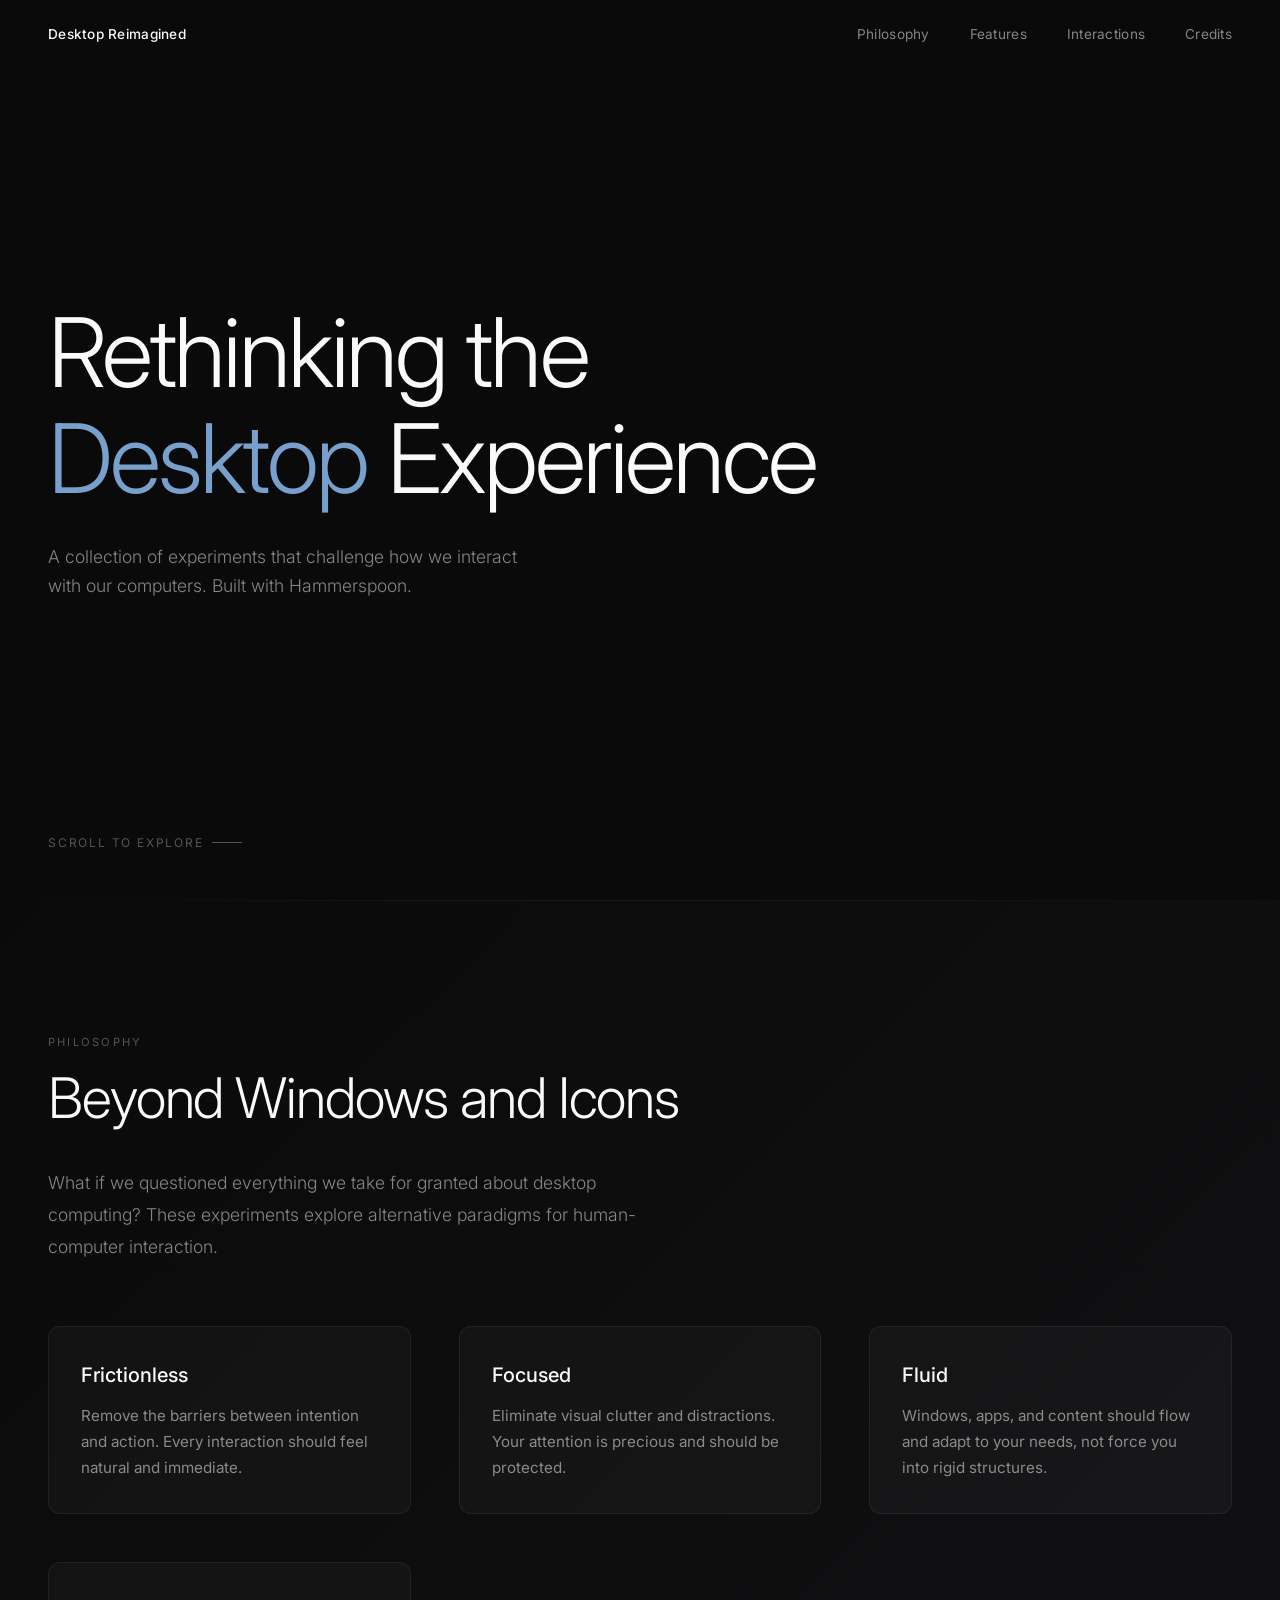
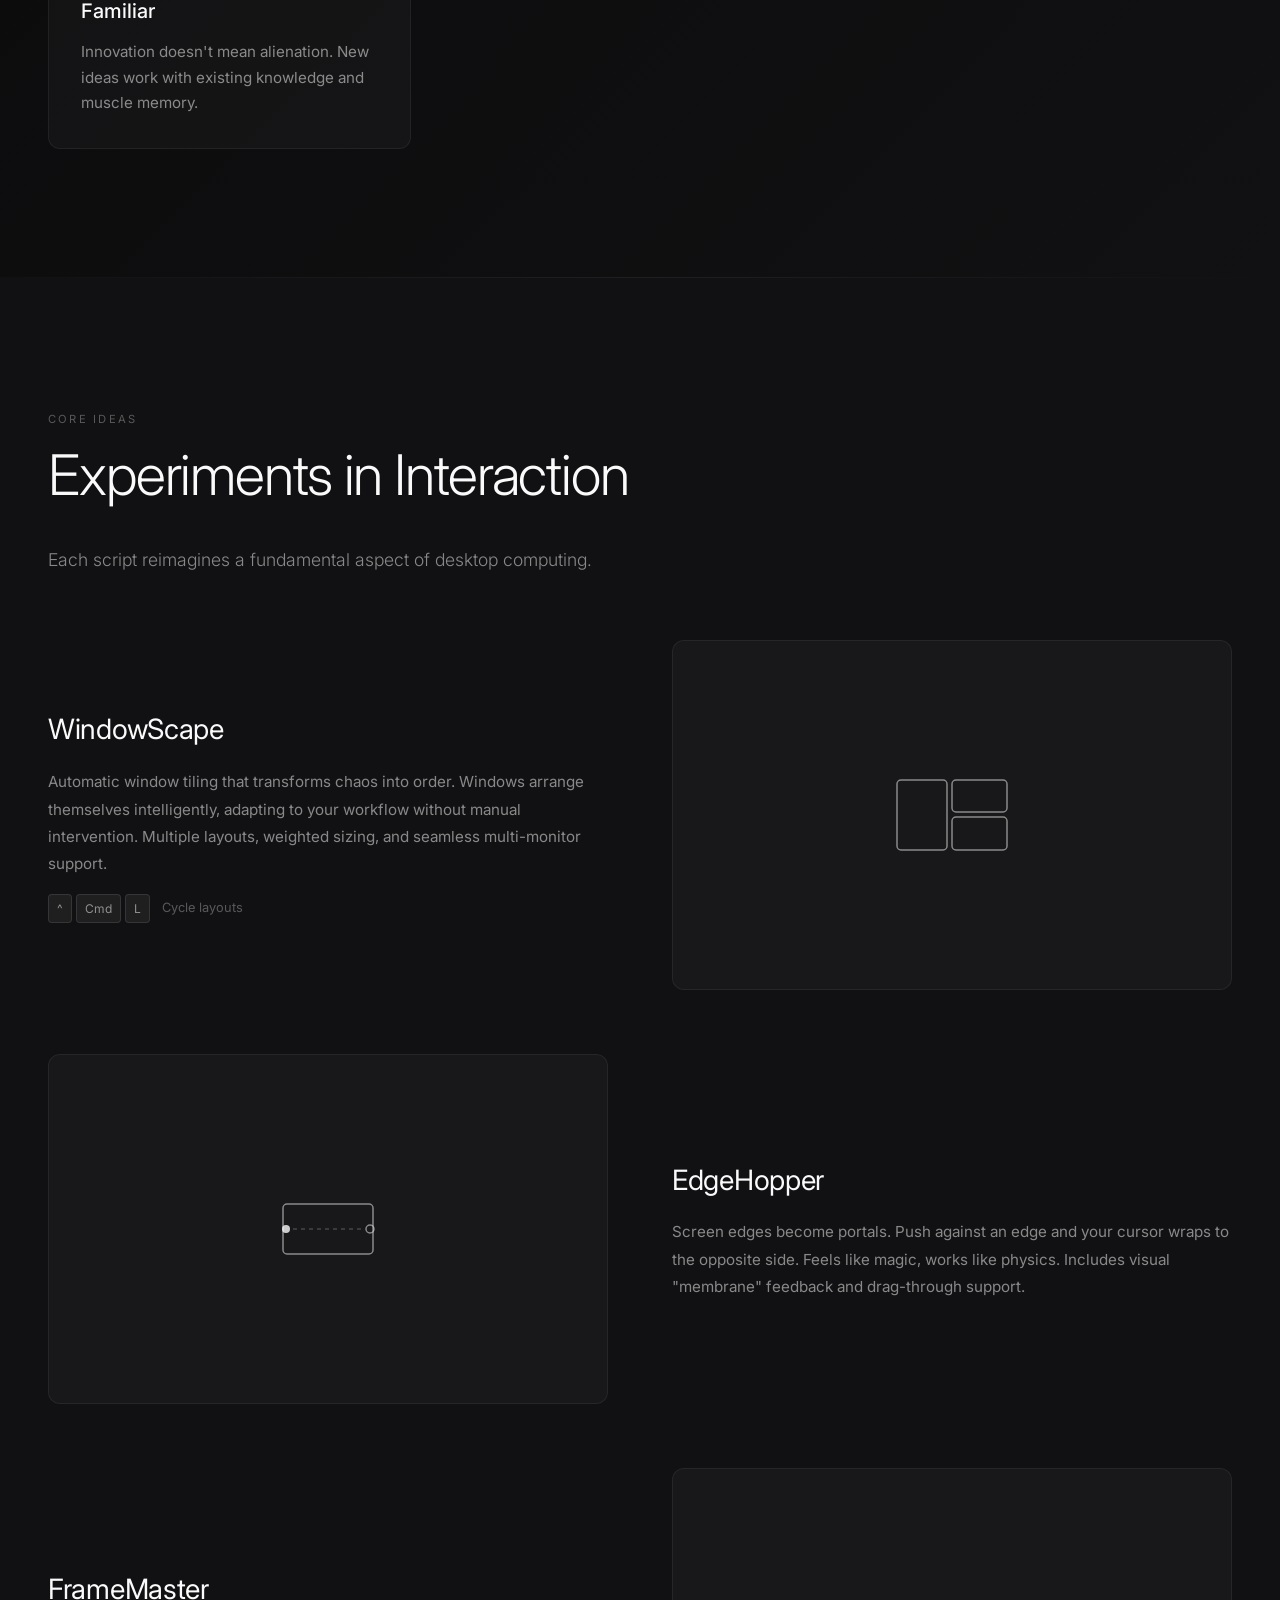
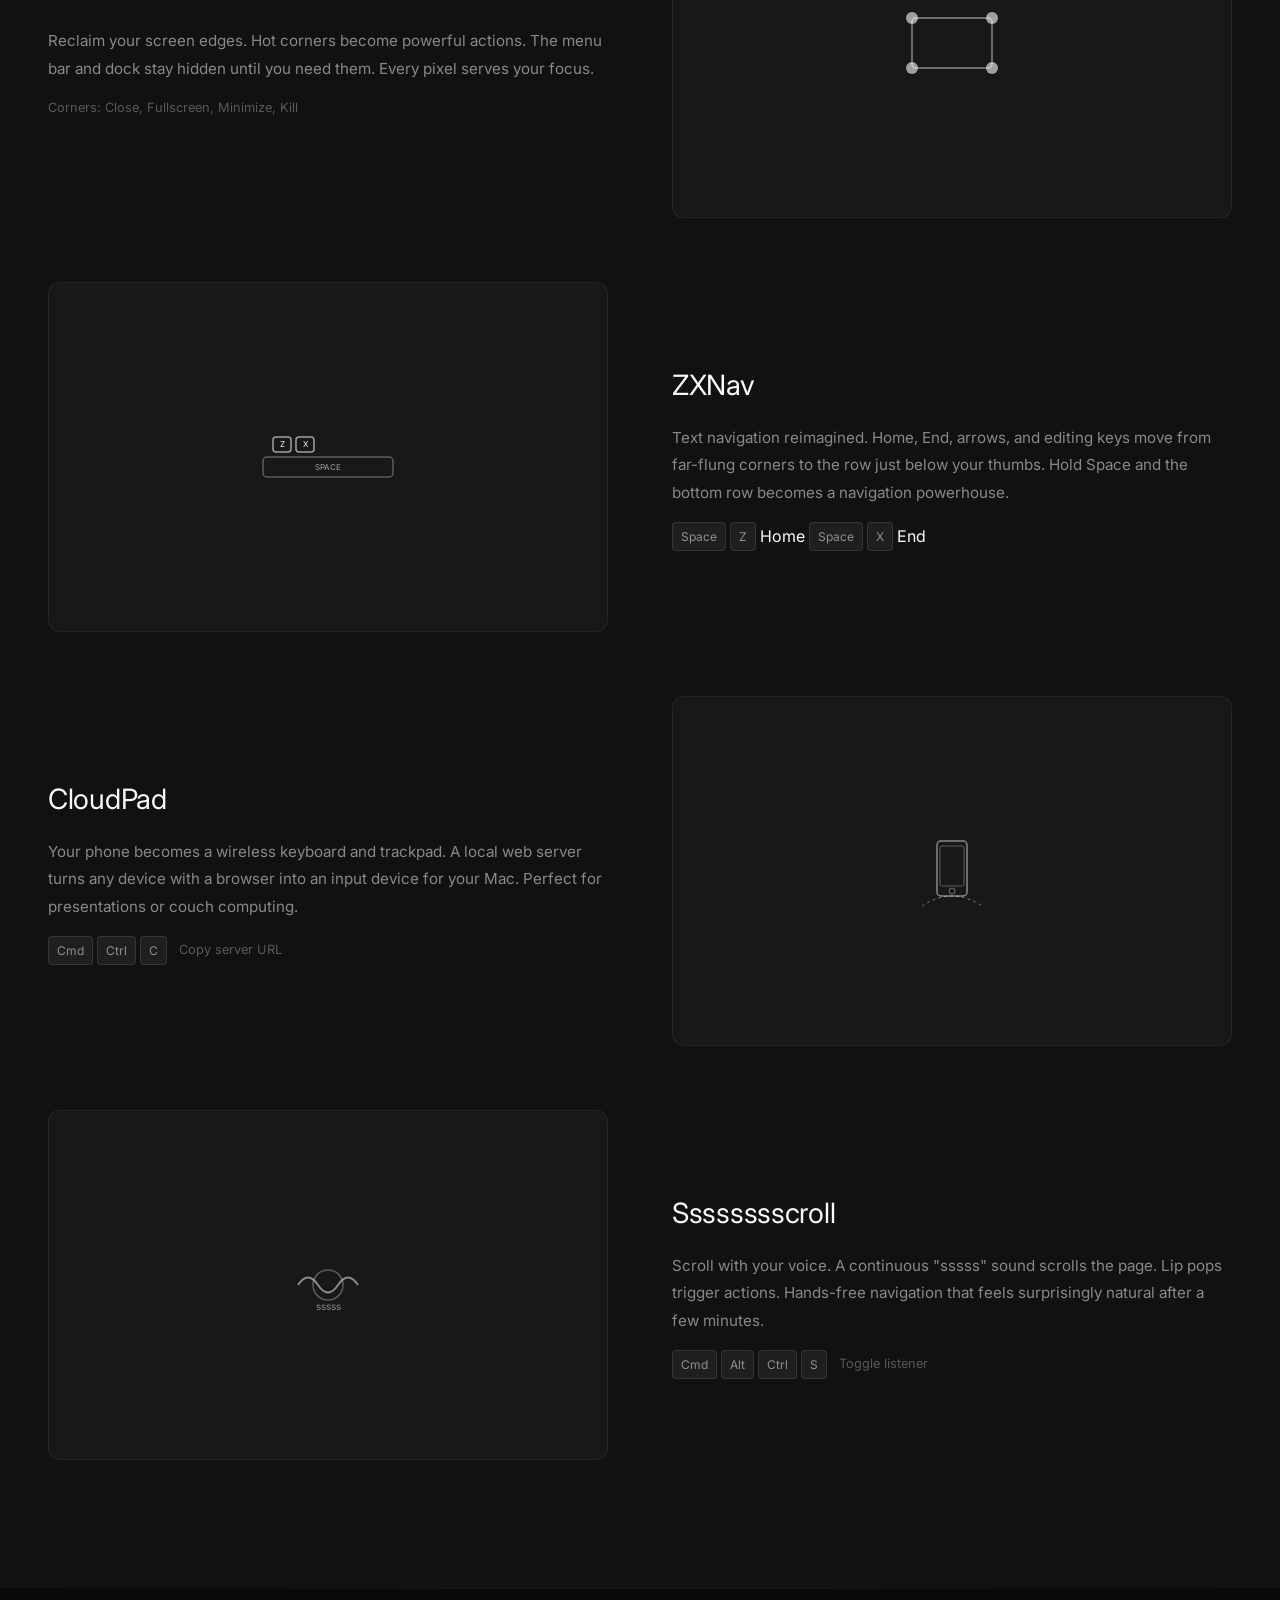
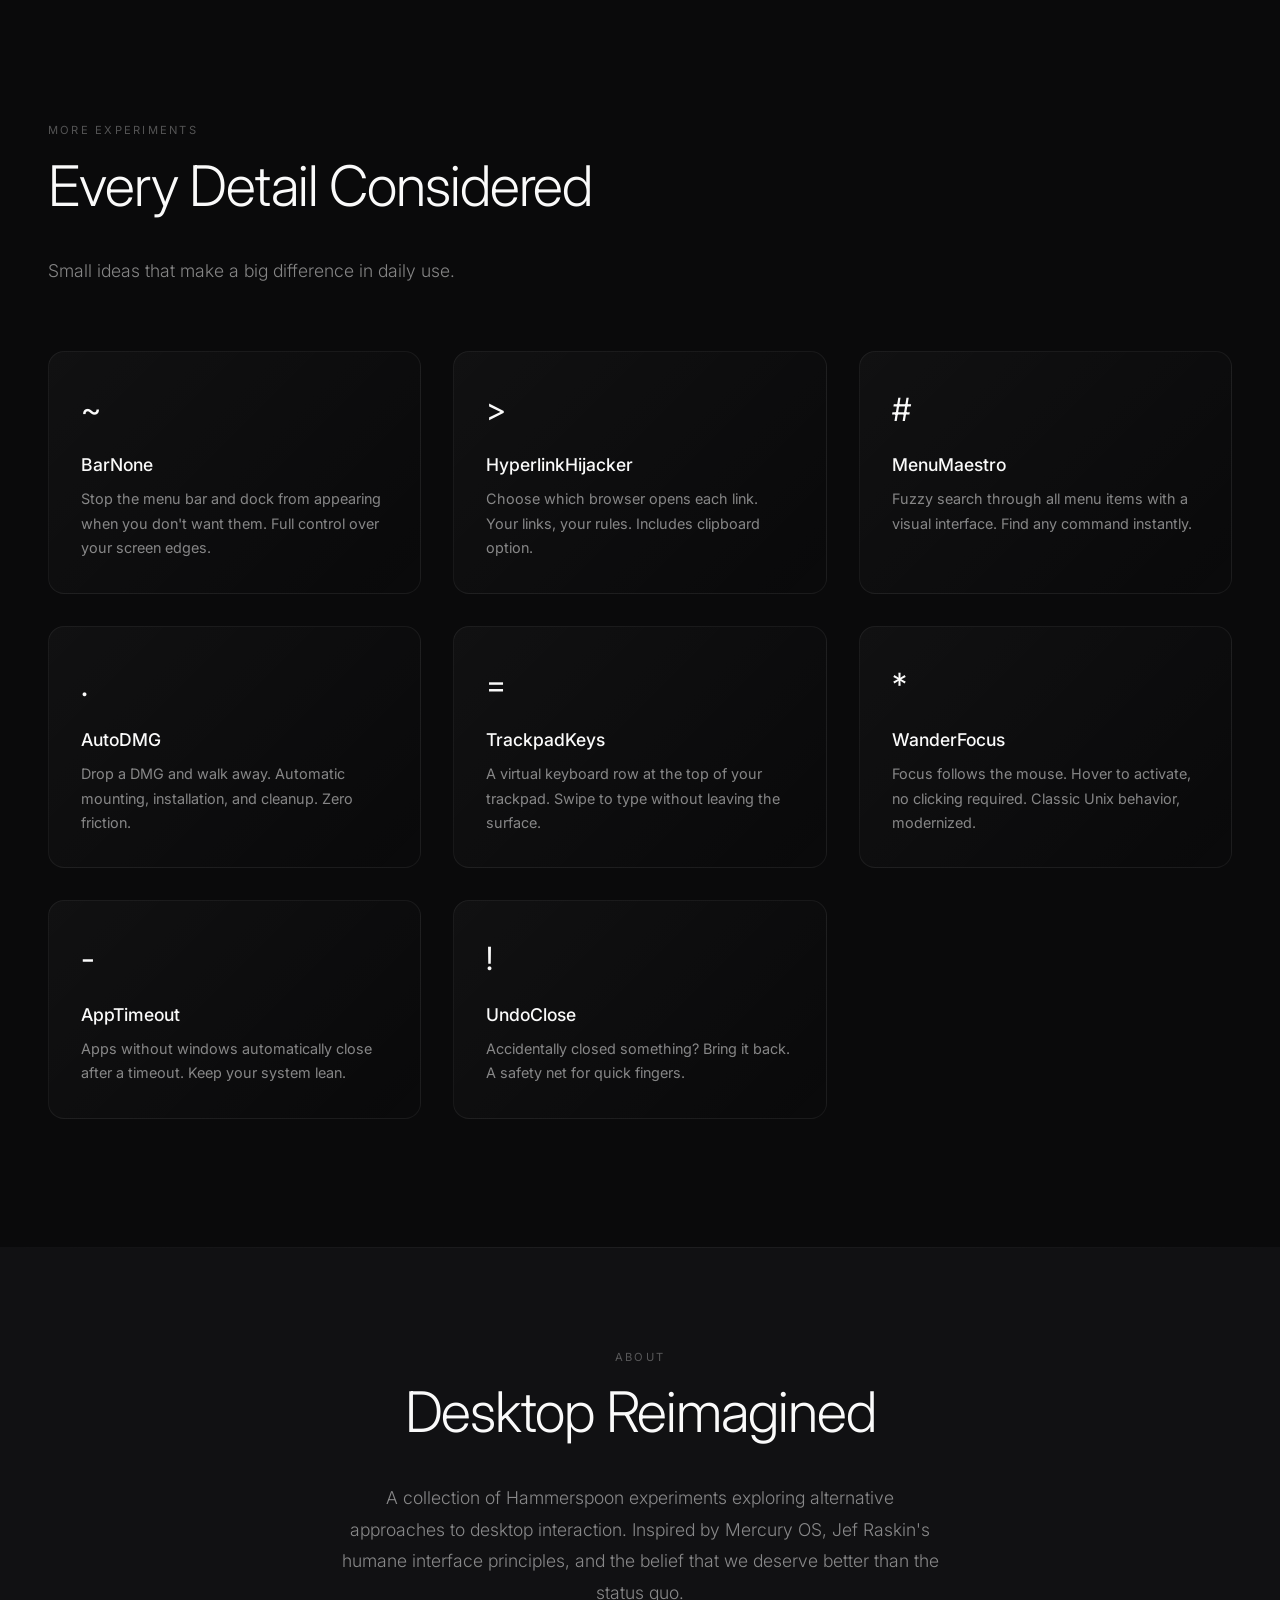
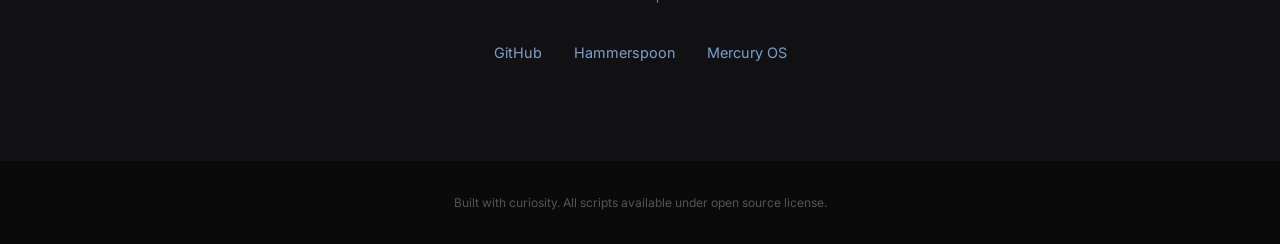
<file: index.html>
<!DOCTYPE html>
<html lang="en">
<head>
    <meta charset="UTF-8">
    <meta name="viewport" content="width=device-width, initial-scale=1.0">
    <title>Desktop Reimagined</title>
    <link rel="preconnect" href="https://fonts.googleapis.com">
    <link rel="preconnect" href="https://fonts.gstatic.com" crossorigin>
    <link href="https://fonts.googleapis.com/css2?family=Inter:wght@300;400;500;600&display=swap" rel="stylesheet">
    <style>
        :root {
            --bg: #0a0a0b;
            --bg-soft: #111113;
            --fog: rgba(255, 255, 255, 0.03);
            --fog-strong: rgba(255, 255, 255, 0.06);
            --text: #fafafa;
            --text-muted: rgba(255, 255, 255, 0.5);
            --text-subtle: rgba(255, 255, 255, 0.3);
            --accent: rgba(147, 197, 253, 0.8);
            --accent-glow: rgba(147, 197, 253, 0.15);
        }

        * {
            margin: 0;
            padding: 0;
            box-sizing: border-box;
        }

        html {
            scroll-behavior: smooth;
        }

        body {
            font-family: 'Inter', -apple-system, BlinkMacSystemFont, sans-serif;
            background: var(--bg);
            color: var(--text);
            line-height: 1.6;
            overflow-x: hidden;
        }

        /* Navigation */
        nav {
            position: fixed;
            top: 0;
            left: 0;
            right: 0;
            z-index: 100;
            padding: 1.5rem 3rem;
            display: flex;
            justify-content: space-between;
            align-items: center;
            background: linear-gradient(to bottom, var(--bg) 0%, transparent 100%);
        }

        nav a {
            color: var(--text-muted);
            text-decoration: none;
            font-size: 0.85rem;
            font-weight: 400;
            transition: color 0.3s;
            letter-spacing: 0.02em;
        }

        nav a:hover {
            color: var(--text);
        }

        .nav-links {
            display: flex;
            gap: 2.5rem;
        }

        /* Hero */
        .hero {
            min-height: 100vh;
            display: flex;
            flex-direction: column;
            justify-content: center;
            padding: 0 3rem;
            position: relative;
        }

        .hero::before {
            content: '';
            position: absolute;
            top: 0;
            left: 0;
            right: 0;
            bottom: 0;
            background: radial-gradient(ellipse at 30% 20%, var(--accent-glow) 0%, transparent 50%);
            pointer-events: none;
        }

        .hero h1 {
            font-size: clamp(3rem, 8vw, 6rem);
            font-weight: 300;
            letter-spacing: -0.03em;
            line-height: 1.1;
            max-width: 800px;
        }

        .hero h1 span {
            color: var(--accent);
        }

        .hero p {
            margin-top: 2rem;
            font-size: 1.1rem;
            color: var(--text-muted);
            max-width: 500px;
            font-weight: 300;
        }

        .scroll-hint {
            position: absolute;
            bottom: 3rem;
            left: 3rem;
            font-size: 0.75rem;
            color: var(--text-subtle);
            letter-spacing: 0.15em;
            text-transform: uppercase;
            display: flex;
            align-items: center;
            gap: 0.5rem;
        }

        .scroll-hint::after {
            content: '';
            width: 30px;
            height: 1px;
            background: var(--text-subtle);
        }

        /* Sections */
        section {
            min-height: 100vh;
            padding: 8rem 3rem;
            position: relative;
        }

        section::before {
            content: '';
            position: absolute;
            top: 0;
            left: 0;
            right: 0;
            height: 1px;
            background: linear-gradient(to right, transparent, var(--fog-strong), transparent);
        }

        .section-label {
            font-size: 0.7rem;
            color: var(--text-subtle);
            letter-spacing: 0.2em;
            text-transform: uppercase;
            margin-bottom: 1rem;
        }

        .section-title {
            font-size: clamp(2rem, 5vw, 3.5rem);
            font-weight: 300;
            letter-spacing: -0.02em;
            margin-bottom: 1.5rem;
        }

        .section-desc {
            font-size: 1.1rem;
            color: var(--text-muted);
            max-width: 600px;
            font-weight: 300;
            line-height: 1.8;
        }

        /* Philosophy Section */
        #philosophy {
            background: linear-gradient(135deg, var(--bg) 0%, var(--bg-soft) 100%);
        }

        .philosophy-grid {
            display: grid;
            grid-template-columns: repeat(auto-fit, minmax(280px, 1fr));
            gap: 3rem;
            margin-top: 4rem;
        }

        .philosophy-item {
            padding: 2rem;
            background: var(--fog);
            border-radius: 12px;
            border: 1px solid var(--fog-strong);
            transition: background 0.3s, transform 0.3s;
        }

        .philosophy-item:hover {
            background: var(--fog-strong);
            transform: translateY(-4px);
        }

        .philosophy-item h3 {
            font-size: 1.25rem;
            font-weight: 500;
            margin-bottom: 0.75rem;
        }

        .philosophy-item p {
            font-size: 0.95rem;
            color: var(--text-muted);
            line-height: 1.7;
        }

        /* Features Section */
        #features {
            background: var(--bg-soft);
        }

        .features-list {
            margin-top: 4rem;
            display: flex;
            flex-direction: column;
            gap: 4rem;
        }

        .feature {
            display: grid;
            grid-template-columns: 1fr 1fr;
            gap: 4rem;
            align-items: center;
        }

        .feature:nth-child(even) {
            direction: rtl;
        }

        .feature:nth-child(even) > * {
            direction: ltr;
        }

        .feature-content h3 {
            font-size: 1.75rem;
            font-weight: 400;
            margin-bottom: 1rem;
            letter-spacing: -0.01em;
        }

        .feature-content p {
            color: var(--text-muted);
            line-height: 1.8;
            font-size: 0.95rem;
        }

        .feature-visual {
            aspect-ratio: 16/10;
            background: var(--fog);
            border-radius: 12px;
            border: 1px solid var(--fog-strong);
            display: flex;
            align-items: center;
            justify-content: center;
            font-size: 3rem;
            position: relative;
            overflow: hidden;
        }

        .feature-visual::before {
            content: '';
            position: absolute;
            inset: 0;
            background: radial-gradient(circle at 50% 50%, var(--accent-glow) 0%, transparent 70%);
            opacity: 0;
            transition: opacity 0.5s;
        }

        .feature:hover .feature-visual::before {
            opacity: 1;
        }

        .shortcut {
            display: inline-flex;
            align-items: center;
            gap: 0.25rem;
            margin-top: 1rem;
        }

        .shortcut kbd {
            background: var(--fog-strong);
            padding: 0.25rem 0.5rem;
            border-radius: 4px;
            font-family: inherit;
            font-size: 0.75rem;
            color: var(--text-muted);
            border: 1px solid rgba(255,255,255,0.1);
        }

        /* Interactions Section */
        #interactions {
            background: var(--bg);
        }

        .interactions-grid {
            display: grid;
            grid-template-columns: repeat(auto-fit, minmax(300px, 1fr));
            gap: 2rem;
            margin-top: 4rem;
        }

        .interaction-card {
            padding: 2rem;
            background: linear-gradient(135deg, var(--fog) 0%, transparent 100%);
            border-radius: 16px;
            border: 1px solid var(--fog-strong);
            transition: all 0.3s;
        }

        .interaction-card:hover {
            border-color: rgba(147, 197, 253, 0.2);
            box-shadow: 0 20px 40px rgba(0,0,0,0.3);
        }

        .interaction-icon {
            font-size: 2rem;
            margin-bottom: 1rem;
        }

        .interaction-card h3 {
            font-size: 1.1rem;
            font-weight: 500;
            margin-bottom: 0.5rem;
        }

        .interaction-card p {
            font-size: 0.9rem;
            color: var(--text-muted);
            line-height: 1.7;
        }

        /* Credits */
        #credits {
            min-height: auto;
            padding: 6rem 3rem;
            background: var(--bg-soft);
            text-align: center;
        }

        #credits .section-desc {
            margin: 0 auto;
            text-align: center;
        }

        .links {
            display: flex;
            justify-content: center;
            gap: 2rem;
            margin-top: 2rem;
        }

        .links a {
            color: var(--accent);
            text-decoration: none;
            font-size: 0.9rem;
            transition: opacity 0.3s;
        }

        .links a:hover {
            opacity: 0.7;
        }

        footer {
            padding: 2rem 3rem;
            text-align: center;
            font-size: 0.75rem;
            color: var(--text-subtle);
            border-top: 1px solid var(--fog);
        }

        /* Responsive */
        @media (max-width: 768px) {
            nav {
                padding: 1rem 1.5rem;
            }

            .nav-links {
                display: none;
            }

            .hero, section {
                padding-left: 1.5rem;
                padding-right: 1.5rem;
            }

            .feature {
                grid-template-columns: 1fr;
                gap: 2rem;
            }

            .feature:nth-child(even) {
                direction: ltr;
            }
        }
    </style>
</head>
<body>
    <nav>
        <a href="#" style="font-weight: 500; color: var(--text);">Desktop Reimagined</a>
        <div class="nav-links">
            <a href="#philosophy">Philosophy</a>
            <a href="#features">Features</a>
            <a href="#interactions">Interactions</a>
            <a href="#credits">Credits</a>
        </div>
    </nav>

    <section class="hero">
        <h1>Rethinking the <span>Desktop</span> Experience</h1>
        <p>A collection of experiments that challenge how we interact with our computers. Built with Hammerspoon.</p>
        <div class="scroll-hint">Scroll to explore</div>
    </section>

    <section id="philosophy">
        <span class="section-label">Philosophy</span>
        <h2 class="section-title">Beyond Windows and Icons</h2>
        <p class="section-desc">What if we questioned everything we take for granted about desktop computing? These experiments explore alternative paradigms for human-computer interaction.</p>

        <div class="philosophy-grid">
            <div class="philosophy-item">
                <h3>Frictionless</h3>
                <p>Remove the barriers between intention and action. Every interaction should feel natural and immediate.</p>
            </div>
            <div class="philosophy-item">
                <h3>Focused</h3>
                <p>Eliminate visual clutter and distractions. Your attention is precious and should be protected.</p>
            </div>
            <div class="philosophy-item">
                <h3>Fluid</h3>
                <p>Windows, apps, and content should flow and adapt to your needs, not force you into rigid structures.</p>
            </div>
            <div class="philosophy-item">
                <h3>Familiar</h3>
                <p>Innovation doesn't mean alienation. New ideas work with existing knowledge and muscle memory.</p>
            </div>
        </div>
    </section>

    <section id="features">
        <span class="section-label">Core Ideas</span>
        <h2 class="section-title">Experiments in Interaction</h2>
        <p class="section-desc">Each script reimagines a fundamental aspect of desktop computing.</p>

        <div class="features-list">
            <div class="feature">
                <div class="feature-content">
                    <h3>WindowScape</h3>
                    <p>Automatic window tiling that transforms chaos into order. Windows arrange themselves intelligently, adapting to your workflow without manual intervention. Multiple layouts, weighted sizing, and seamless multi-monitor support.</p>
                    <div class="shortcut">
                        <kbd>^</kbd><kbd>Cmd</kbd><kbd>L</kbd> <span style="color: var(--text-subtle); font-size: 0.8rem; margin-left: 0.5rem;">Cycle layouts</span>
                    </div>
                </div>
                <div class="feature-visual">
                    <svg width="120" height="80" viewBox="0 0 120 80" fill="none">
                        <rect x="5" y="5" width="50" height="70" rx="4" stroke="currentColor" stroke-width="1.5" opacity="0.5"/>
                        <rect x="60" y="5" width="55" height="32" rx="4" stroke="currentColor" stroke-width="1.5" opacity="0.5"/>
                        <rect x="60" y="42" width="55" height="33" rx="4" stroke="currentColor" stroke-width="1.5" opacity="0.5"/>
                    </svg>
                </div>
            </div>

            <div class="feature">
                <div class="feature-content">
                    <h3>EdgeHopper</h3>
                    <p>Screen edges become portals. Push against an edge and your cursor wraps to the opposite side. Feels like magic, works like physics. Includes visual "membrane" feedback and drag-through support.</p>
                </div>
                <div class="feature-visual">
                    <svg width="100" height="60" viewBox="0 0 100 60" fill="none">
                        <rect x="5" y="5" width="90" height="50" rx="4" stroke="currentColor" stroke-width="1.5" opacity="0.5"/>
                        <circle cx="8" cy="30" r="4" fill="currentColor" opacity="0.8"/>
                        <path d="M15 30 L85 30" stroke="currentColor" stroke-width="1" stroke-dasharray="4 4" opacity="0.3"/>
                        <circle cx="92" cy="30" r="4" stroke="currentColor" stroke-width="1.5" opacity="0.5"/>
                    </svg>
                </div>
            </div>

            <div class="feature">
                <div class="feature-content">
                    <h3>FrameMaster</h3>
                    <p>Reclaim your screen edges. Hot corners become powerful actions. The menu bar and dock stay hidden until you need them. Every pixel serves your focus.</p>
                    <div class="shortcut">
                        <span style="color: var(--text-subtle); font-size: 0.8rem;">Corners: Close, Fullscreen, Minimize, Kill</span>
                    </div>
                </div>
                <div class="feature-visual">
                    <svg width="100" height="70" viewBox="0 0 100 70" fill="none">
                        <rect x="10" y="10" width="80" height="50" rx="4" stroke="currentColor" stroke-width="1.5" opacity="0.5"/>
                        <circle cx="10" cy="10" r="6" fill="currentColor" opacity="0.6"/>
                        <circle cx="90" cy="10" r="6" fill="currentColor" opacity="0.6"/>
                        <circle cx="10" cy="60" r="6" fill="currentColor" opacity="0.6"/>
                        <circle cx="90" cy="60" r="6" fill="currentColor" opacity="0.6"/>
                    </svg>
                </div>
            </div>

            <div class="feature">
                <div class="feature-content">
                    <h3>ZXNav</h3>
                    <p>Text navigation reimagined. Home, End, arrows, and editing keys move from far-flung corners to the row just below your thumbs. Hold Space and the bottom row becomes a navigation powerhouse.</p>
                    <div class="shortcut">
                        <kbd>Space</kbd><kbd>Z</kbd> Home
                        <kbd>Space</kbd><kbd>X</kbd> End
                    </div>
                </div>
                <div class="feature-visual">
                    <svg width="140" height="50" viewBox="0 0 140 50" fill="none">
                        <rect x="5" y="25" width="130" height="20" rx="4" stroke="currentColor" stroke-width="1.5" opacity="0.3"/>
                        <text x="70" y="38" text-anchor="middle" fill="currentColor" font-size="8" opacity="0.6">SPACE</text>
                        <rect x="15" y="5" width="18" height="15" rx="3" stroke="currentColor" stroke-width="1.5" opacity="0.6"/>
                        <text x="24" y="15" text-anchor="middle" fill="currentColor" font-size="8">Z</text>
                        <rect x="38" y="5" width="18" height="15" rx="3" stroke="currentColor" stroke-width="1.5" opacity="0.6"/>
                        <text x="47" y="15" text-anchor="middle" fill="currentColor" font-size="8">X</text>
                    </svg>
                </div>
            </div>

            <div class="feature">
                <div class="feature-content">
                    <h3>CloudPad</h3>
                    <p>Your phone becomes a wireless keyboard and trackpad. A local web server turns any device with a browser into an input device for your Mac. Perfect for presentations or couch computing.</p>
                    <div class="shortcut">
                        <kbd>Cmd</kbd><kbd>Ctrl</kbd><kbd>C</kbd> <span style="color: var(--text-subtle); font-size: 0.8rem; margin-left: 0.5rem;">Copy server URL</span>
                    </div>
                </div>
                <div class="feature-visual">
                    <svg width="80" height="80" viewBox="0 0 80 80" fill="none">
                        <rect x="25" y="10" width="30" height="55" rx="4" stroke="currentColor" stroke-width="1.5" opacity="0.5"/>
                        <rect x="28" y="15" width="24" height="40" rx="2" stroke="currentColor" stroke-width="1" opacity="0.3"/>
                        <circle cx="40" cy="60" r="3" stroke="currentColor" stroke-width="1" opacity="0.4"/>
                        <path d="M10 75 Q40 55 70 75" stroke="currentColor" stroke-width="1" stroke-dasharray="3 3" opacity="0.4"/>
                    </svg>
                </div>
            </div>

            <div class="feature">
                <div class="feature-content">
                    <h3>Sssssssscroll</h3>
                    <p>Scroll with your voice. A continuous "sssss" sound scrolls the page. Lip pops trigger actions. Hands-free navigation that feels surprisingly natural after a few minutes.</p>
                    <div class="shortcut">
                        <kbd>Cmd</kbd><kbd>Alt</kbd><kbd>Ctrl</kbd><kbd>S</kbd> <span style="color: var(--text-subtle); font-size: 0.8rem; margin-left: 0.5rem;">Toggle listener</span>
                    </div>
                </div>
                <div class="feature-visual">
                    <svg width="80" height="60" viewBox="0 0 80 60" fill="none">
                        <path d="M10 30 Q20 15 30 30 Q40 45 50 30 Q60 15 70 30" stroke="currentColor" stroke-width="2" opacity="0.5"/>
                        <circle cx="40" cy="30" r="15" stroke="currentColor" stroke-width="1.5" opacity="0.3"/>
                        <text x="40" y="55" text-anchor="middle" fill="currentColor" font-size="10" opacity="0.5">sssss</text>
                    </svg>
                </div>
            </div>
        </div>
    </section>

    <section id="interactions">
        <span class="section-label">More Experiments</span>
        <h2 class="section-title">Every Detail Considered</h2>
        <p class="section-desc">Small ideas that make a big difference in daily use.</p>

        <div class="interactions-grid">
            <div class="interaction-card">
                <div class="interaction-icon">~</div>
                <h3>BarNone</h3>
                <p>Stop the menu bar and dock from appearing when you don't want them. Full control over your screen edges.</p>
            </div>

            <div class="interaction-card">
                <div class="interaction-icon">></div>
                <h3>HyperlinkHijacker</h3>
                <p>Choose which browser opens each link. Your links, your rules. Includes clipboard option.</p>
            </div>

            <div class="interaction-card">
                <div class="interaction-icon">#</div>
                <h3>MenuMaestro</h3>
                <p>Fuzzy search through all menu items with a visual interface. Find any command instantly.</p>
            </div>

            <div class="interaction-card">
                <div class="interaction-icon">.</div>
                <h3>AutoDMG</h3>
                <p>Drop a DMG and walk away. Automatic mounting, installation, and cleanup. Zero friction.</p>
            </div>

            <div class="interaction-card">
                <div class="interaction-icon">=</div>
                <h3>TrackpadKeys</h3>
                <p>A virtual keyboard row at the top of your trackpad. Swipe to type without leaving the surface.</p>
            </div>

            <div class="interaction-card">
                <div class="interaction-icon">*</div>
                <h3>WanderFocus</h3>
                <p>Focus follows the mouse. Hover to activate, no clicking required. Classic Unix behavior, modernized.</p>
            </div>

            <div class="interaction-card">
                <div class="interaction-icon">-</div>
                <h3>AppTimeout</h3>
                <p>Apps without windows automatically close after a timeout. Keep your system lean.</p>
            </div>

            <div class="interaction-card">
                <div class="interaction-icon">!</div>
                <h3>UndoClose</h3>
                <p>Accidentally closed something? Bring it back. A safety net for quick fingers.</p>
            </div>
        </div>
    </section>

    <section id="credits">
        <span class="section-label">About</span>
        <h2 class="section-title">Desktop Reimagined</h2>
        <p class="section-desc">A collection of Hammerspoon experiments exploring alternative approaches to desktop interaction. Inspired by Mercury OS, Jef Raskin's humane interface principles, and the belief that we deserve better than the status quo.</p>

        <div class="links">
            <a href="https://github.com/sryo/Spoons">GitHub</a>
            <a href="https://www.hammerspoon.org/">Hammerspoon</a>
            <a href="https://www.mercuryos.com/">Mercury OS</a>
        </div>
    </section>

    <footer>
        Built with curiosity. All scripts available under open source license.
    </footer>

    <script>
        // Subtle parallax on scroll
        document.addEventListener('scroll', () => {
            const scrolled = window.pageYOffset;
            document.querySelector('.hero h1').style.transform = `translateY(${scrolled * 0.1}px)`;
        });

        // Smooth reveal on scroll
        const observer = new IntersectionObserver((entries) => {
            entries.forEach(entry => {
                if (entry.isIntersecting) {
                    entry.target.style.opacity = '1';
                    entry.target.style.transform = 'translateY(0)';
                }
            });
        }, { threshold: 0.1 });

        document.querySelectorAll('.feature, .philosophy-item, .interaction-card').forEach(el => {
            el.style.opacity = '0';
            el.style.transform = 'translateY(20px)';
            el.style.transition = 'opacity 0.6s ease, transform 0.6s ease';
            observer.observe(el);
        });
    </script>
</body>
</html>
</file>
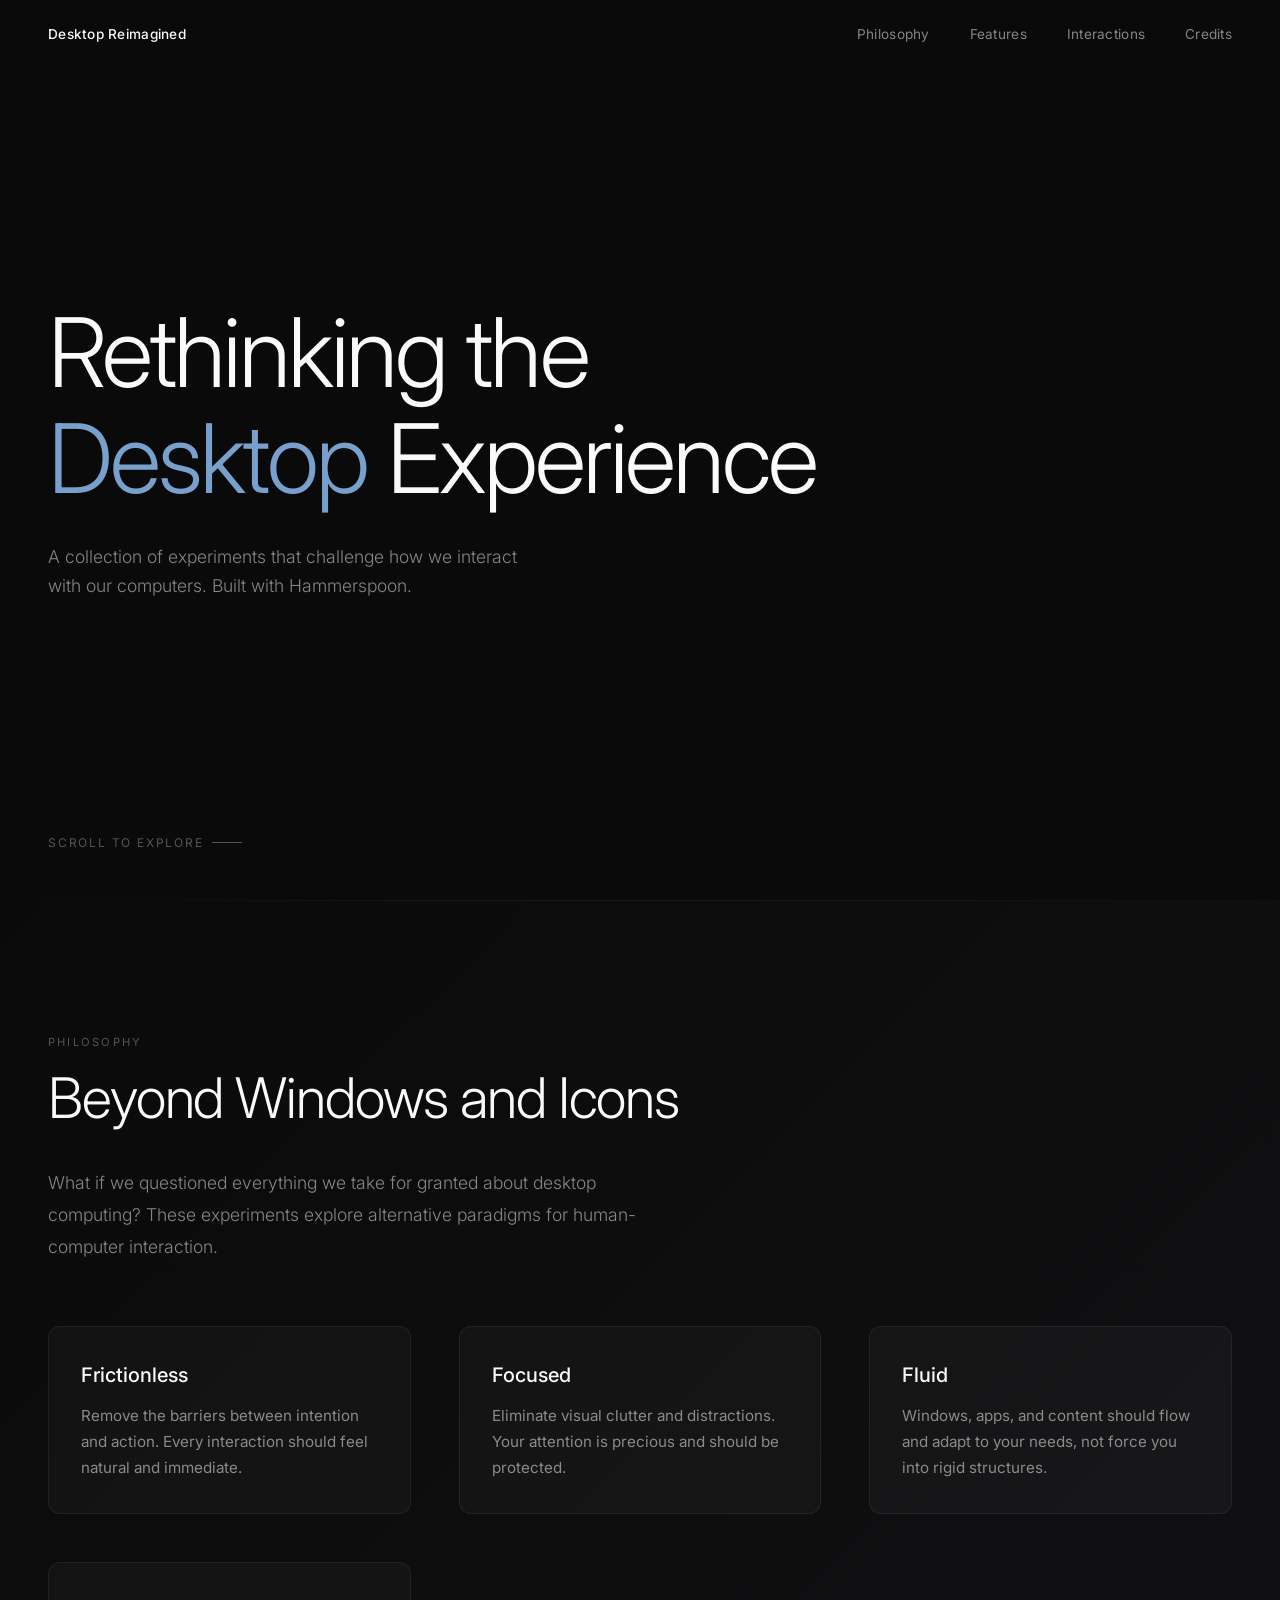
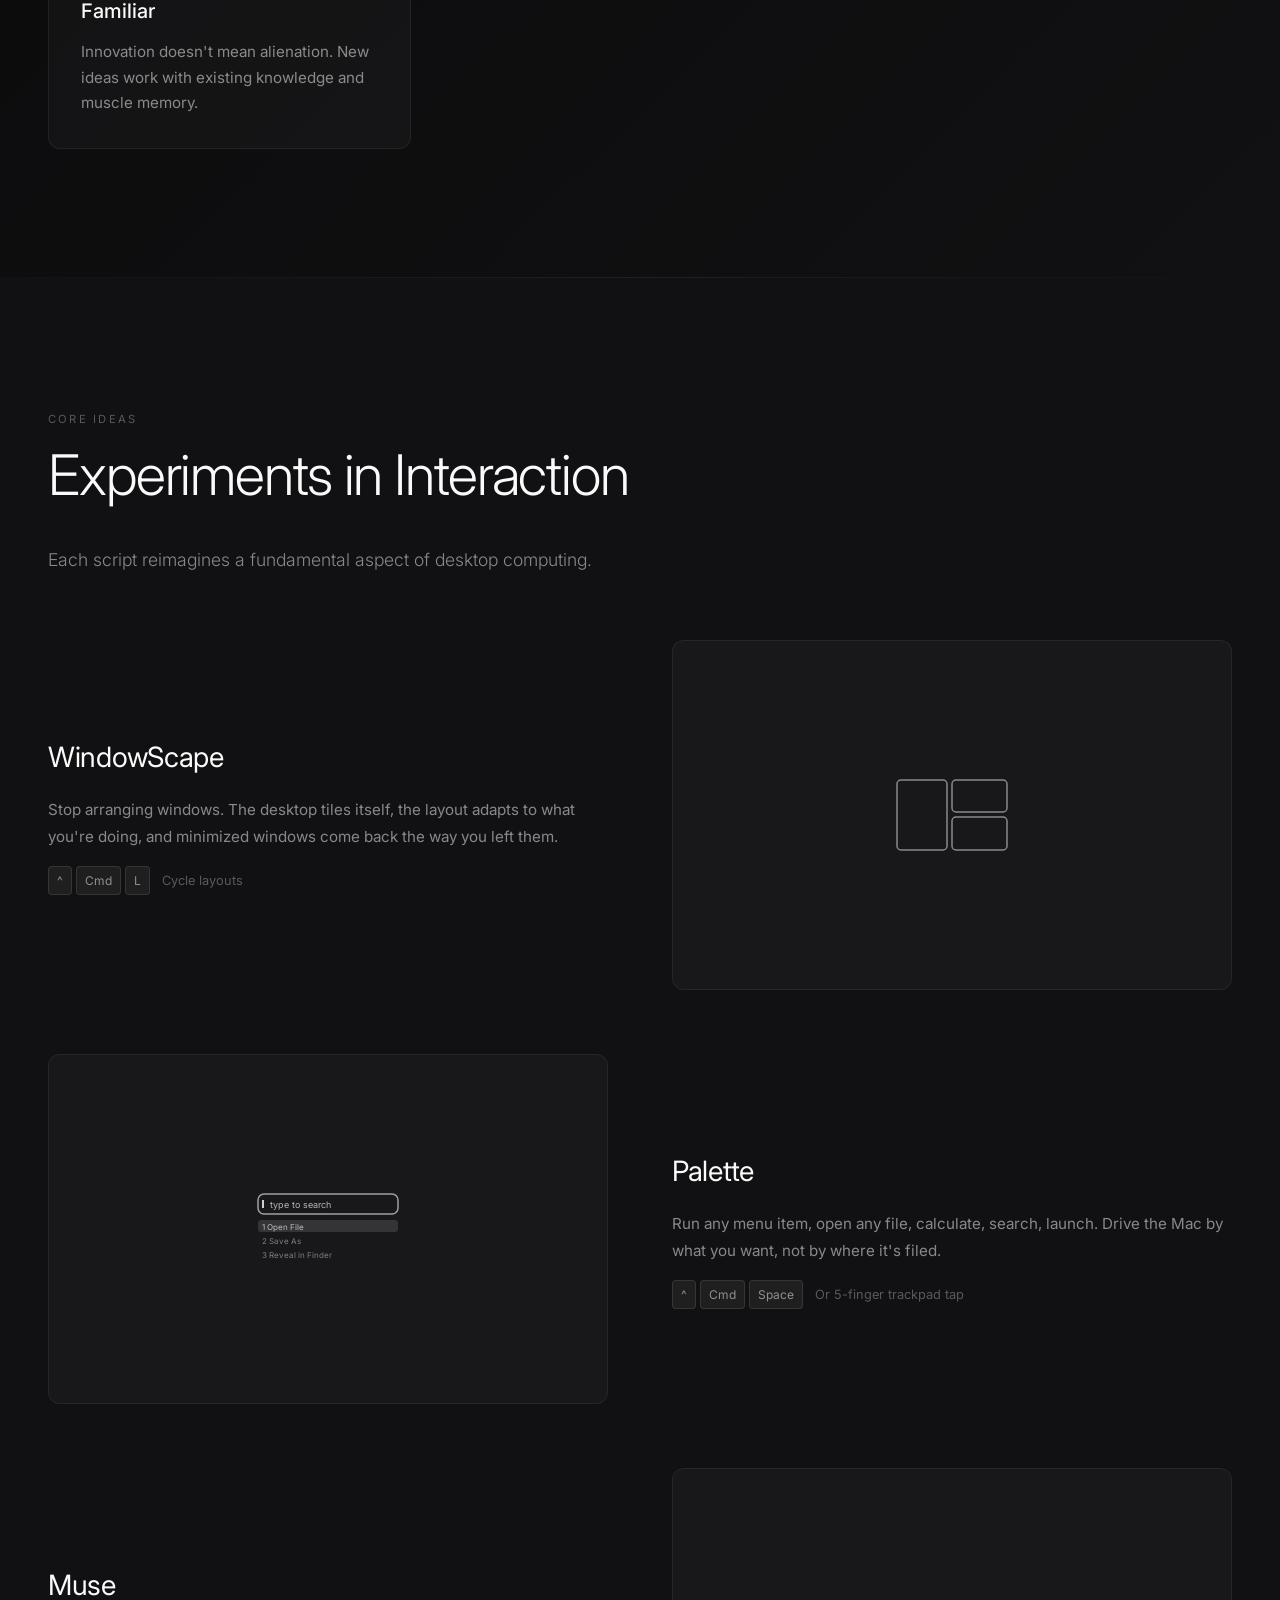
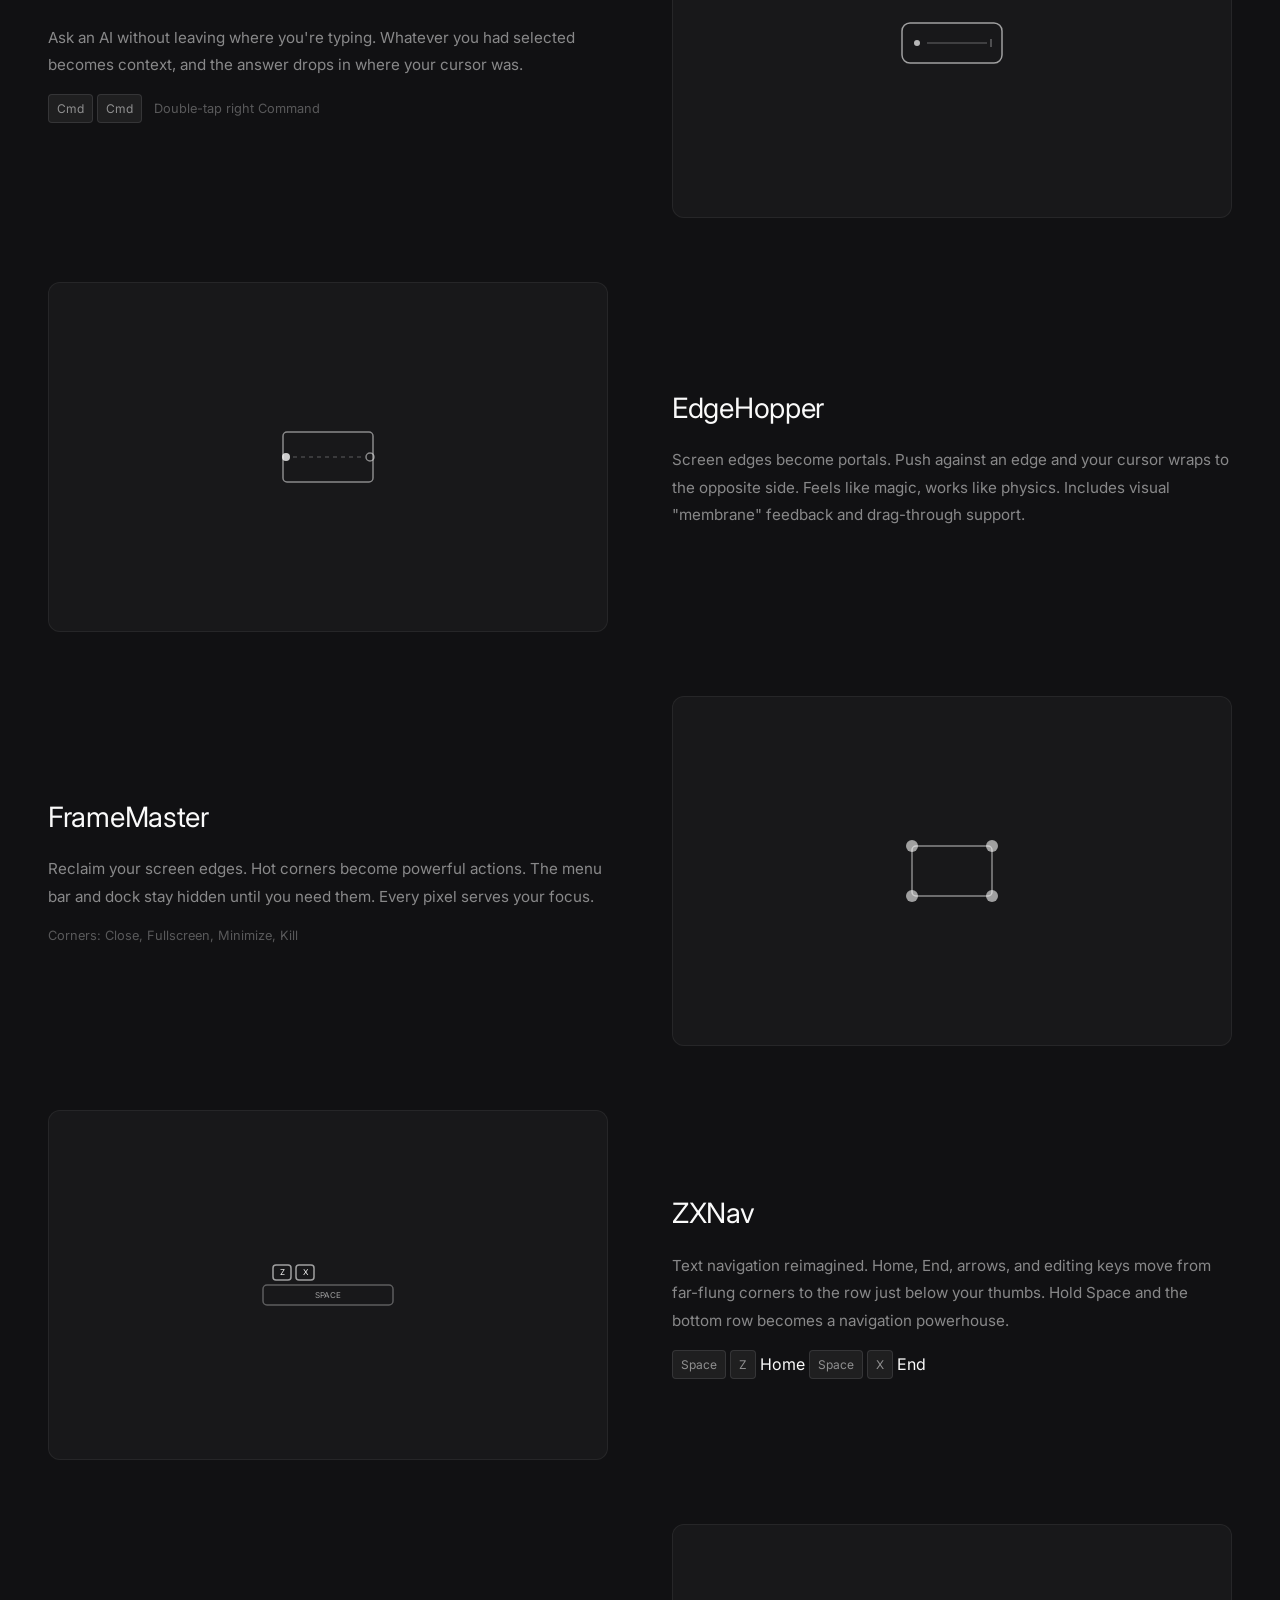
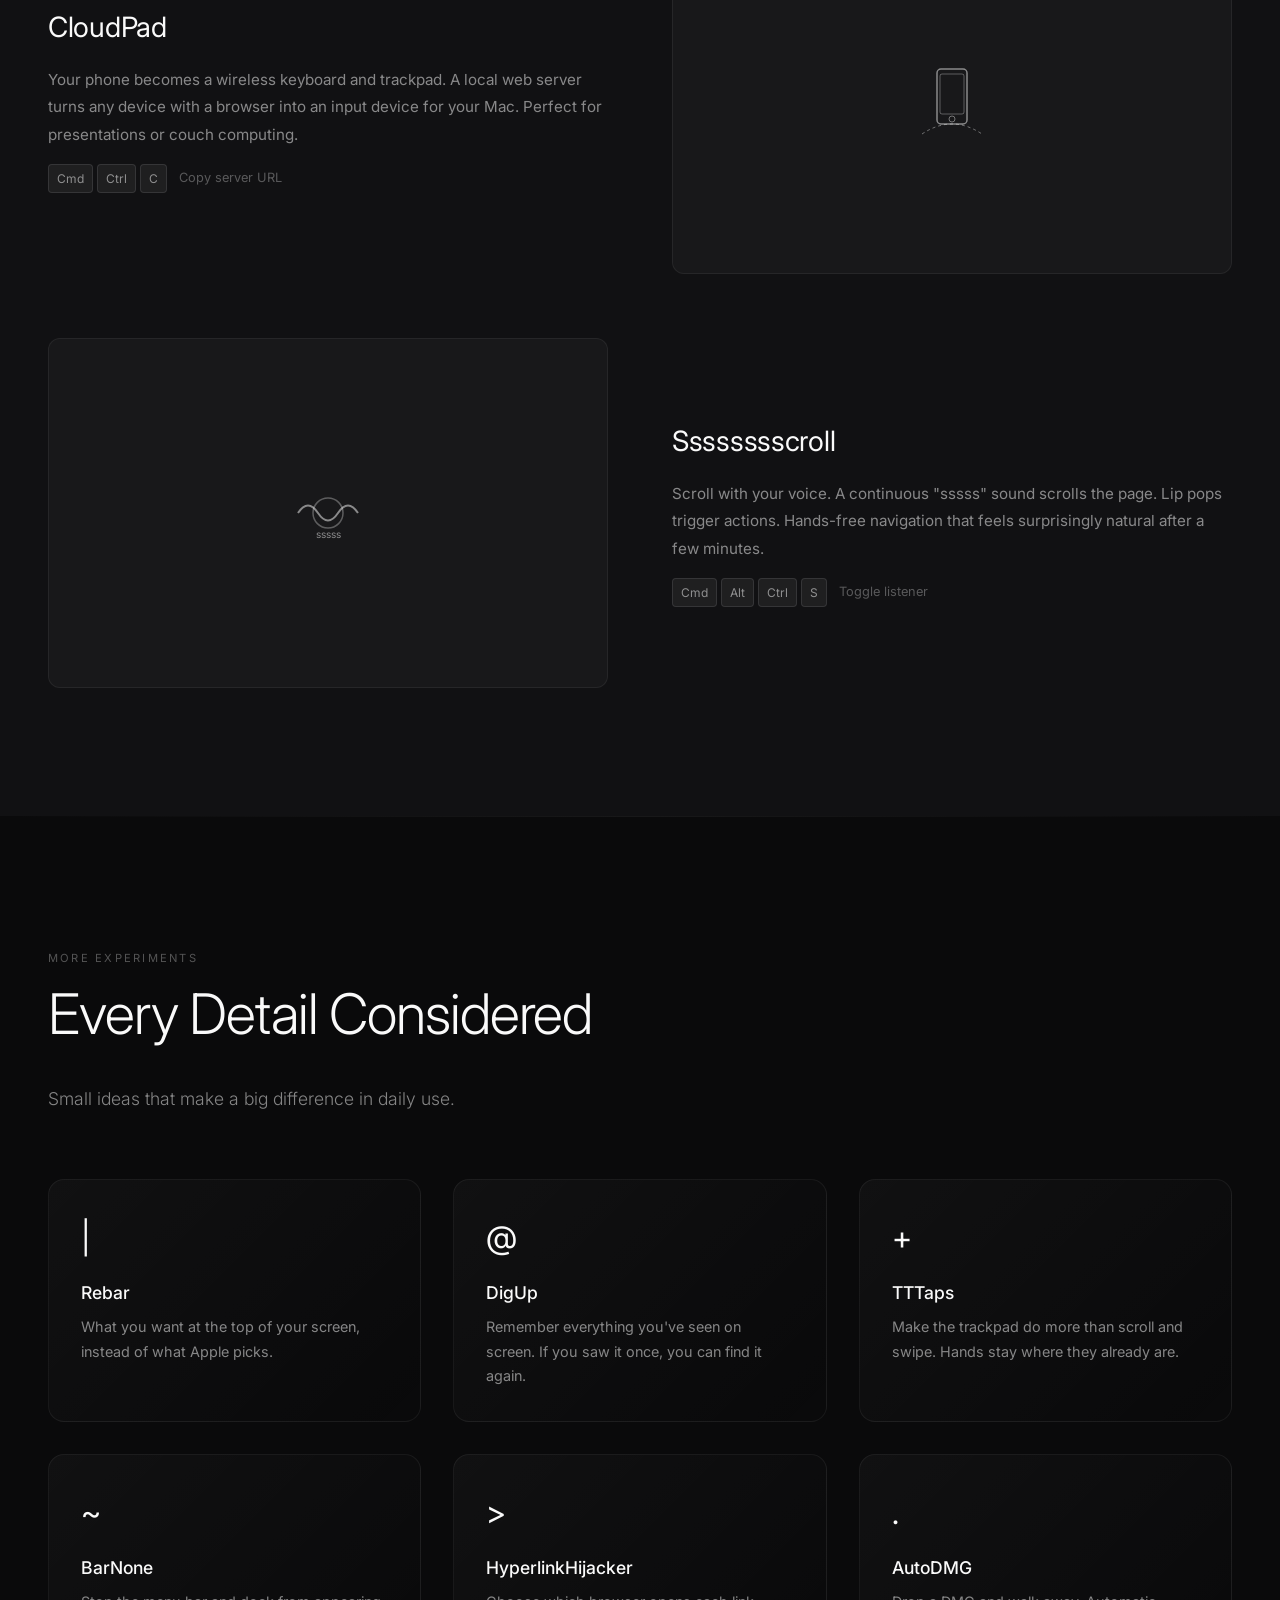
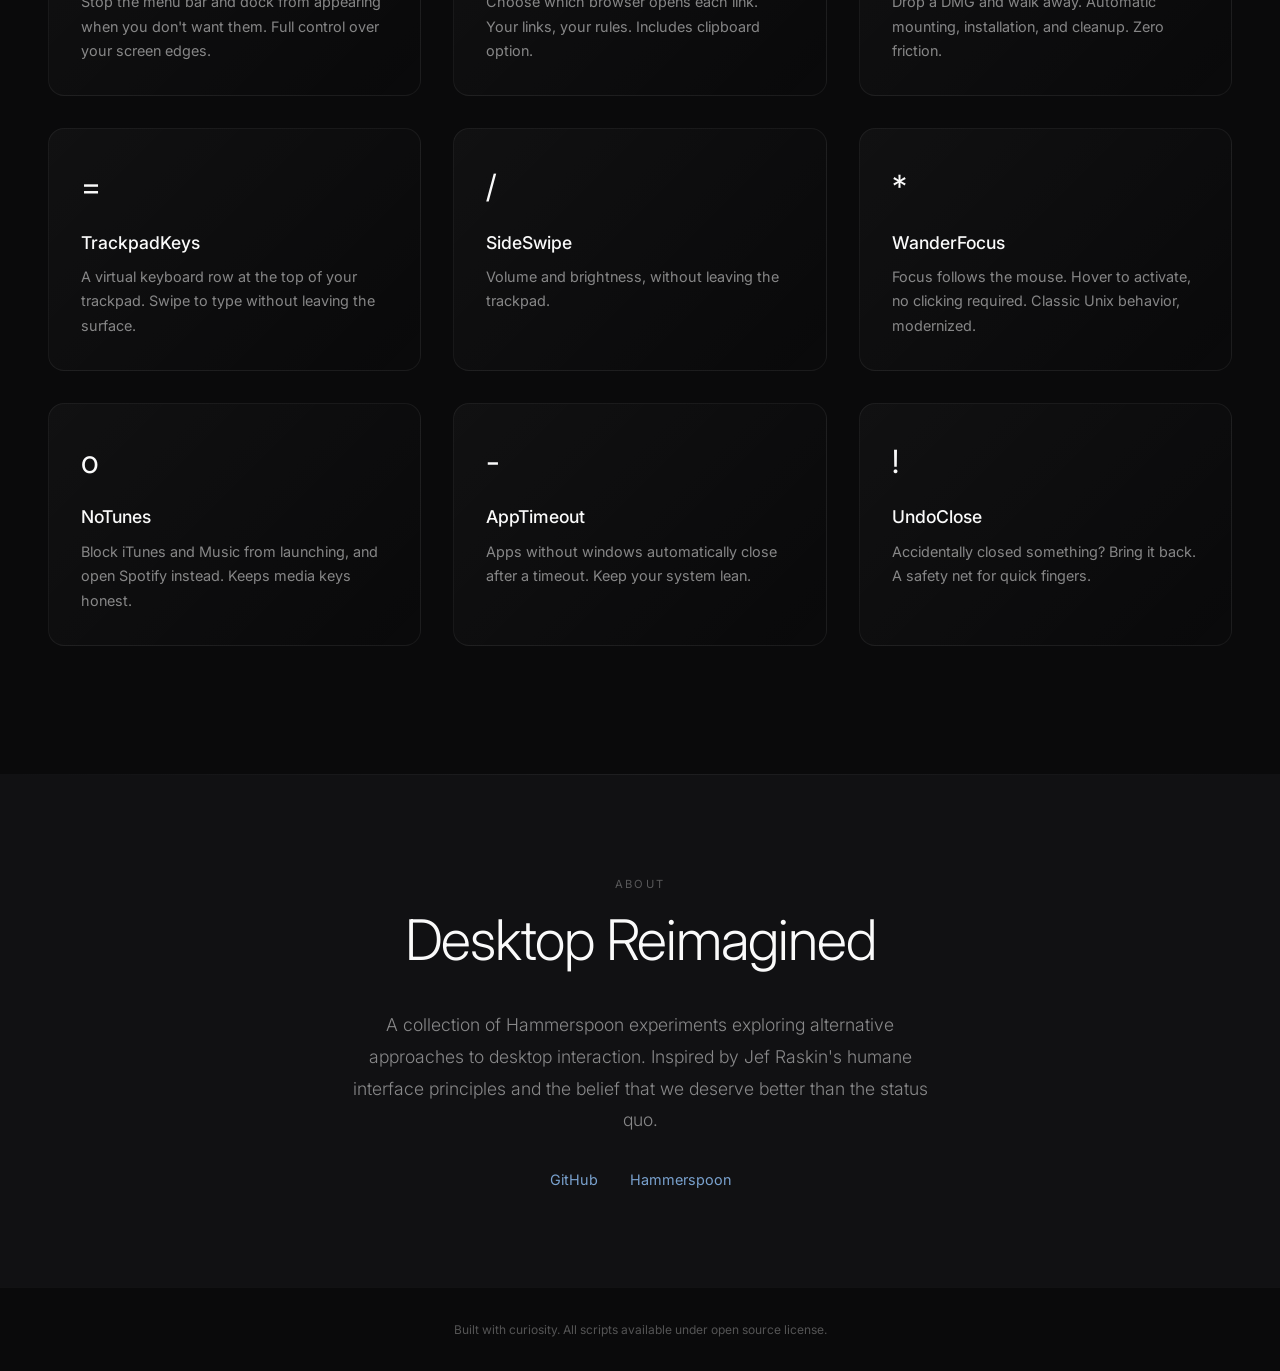
<file: docs/index.html>
<!DOCTYPE html>
<html lang="en">
<head>
    <meta charset="UTF-8">
    <meta name="viewport" content="width=device-width, initial-scale=1.0">
    <title>Desktop Reimagined</title>
    <link rel="preconnect" href="https://fonts.googleapis.com">
    <link rel="preconnect" href="https://fonts.gstatic.com" crossorigin>
    <link href="https://fonts.googleapis.com/css2?family=Inter:wght@300;400;500;600&display=swap" rel="stylesheet">
    <style>
        :root {
            --bg: #0a0a0b;
            --bg-soft: #111113;
            --fog: rgba(255, 255, 255, 0.03);
            --fog-strong: rgba(255, 255, 255, 0.06);
            --text: #fafafa;
            --text-muted: rgba(255, 255, 255, 0.5);
            --text-subtle: rgba(255, 255, 255, 0.3);
            --accent: rgba(147, 197, 253, 0.8);
            --accent-glow: rgba(147, 197, 253, 0.15);
        }

        * {
            margin: 0;
            padding: 0;
            box-sizing: border-box;
        }

        html {
            scroll-behavior: smooth;
        }

        body {
            font-family: 'Inter', -apple-system, BlinkMacSystemFont, sans-serif;
            background: var(--bg);
            color: var(--text);
            line-height: 1.6;
            overflow-x: hidden;
        }

        /* Navigation */
        nav {
            position: fixed;
            top: 0;
            left: 0;
            right: 0;
            z-index: 100;
            padding: 1.5rem 3rem;
            display: flex;
            justify-content: space-between;
            align-items: center;
            background: linear-gradient(to bottom, var(--bg) 0%, transparent 100%);
        }

        nav a {
            color: var(--text-muted);
            text-decoration: none;
            font-size: 0.85rem;
            font-weight: 400;
            transition: color 0.3s;
            letter-spacing: 0.02em;
        }

        nav a:hover {
            color: var(--text);
        }

        .nav-links {
            display: flex;
            gap: 2.5rem;
        }

        /* Hero */
        .hero {
            min-height: 100vh;
            display: flex;
            flex-direction: column;
            justify-content: center;
            padding: 0 3rem;
            position: relative;
        }

        .hero::before {
            content: '';
            position: absolute;
            top: 0;
            left: 0;
            right: 0;
            bottom: 0;
            background: radial-gradient(ellipse at 30% 20%, var(--accent-glow) 0%, transparent 50%);
            pointer-events: none;
        }

        .hero h1 {
            font-size: clamp(3rem, 8vw, 6rem);
            font-weight: 300;
            letter-spacing: -0.03em;
            line-height: 1.1;
            max-width: 800px;
        }

        .hero h1 span {
            color: var(--accent);
        }

        .hero p {
            margin-top: 2rem;
            font-size: 1.1rem;
            color: var(--text-muted);
            max-width: 500px;
            font-weight: 300;
        }

        .scroll-hint {
            position: absolute;
            bottom: 3rem;
            left: 3rem;
            font-size: 0.75rem;
            color: var(--text-subtle);
            letter-spacing: 0.15em;
            text-transform: uppercase;
            display: flex;
            align-items: center;
            gap: 0.5rem;
        }

        .scroll-hint::after {
            content: '';
            width: 30px;
            height: 1px;
            background: var(--text-subtle);
        }

        /* Sections */
        section {
            min-height: 100vh;
            padding: 8rem 3rem;
            position: relative;
        }

        section::before {
            content: '';
            position: absolute;
            top: 0;
            left: 0;
            right: 0;
            height: 1px;
            background: linear-gradient(to right, transparent, var(--fog-strong), transparent);
        }

        .section-label {
            font-size: 0.7rem;
            color: var(--text-subtle);
            letter-spacing: 0.2em;
            text-transform: uppercase;
            margin-bottom: 1rem;
        }

        .section-title {
            font-size: clamp(2rem, 5vw, 3.5rem);
            font-weight: 300;
            letter-spacing: -0.02em;
            margin-bottom: 1.5rem;
        }

        .section-desc {
            font-size: 1.1rem;
            color: var(--text-muted);
            max-width: 600px;
            font-weight: 300;
            line-height: 1.8;
        }

        /* Philosophy Section */
        #philosophy {
            background: linear-gradient(135deg, var(--bg) 0%, var(--bg-soft) 100%);
        }

        .philosophy-grid {
            display: grid;
            grid-template-columns: repeat(auto-fit, minmax(280px, 1fr));
            gap: 3rem;
            margin-top: 4rem;
        }

        .philosophy-item {
            padding: 2rem;
            background: var(--fog);
            border-radius: 12px;
            border: 1px solid var(--fog-strong);
            transition: background 0.3s, transform 0.3s;
        }

        .philosophy-item:hover {
            background: var(--fog-strong);
            transform: translateY(-4px);
        }

        .philosophy-item h3 {
            font-size: 1.25rem;
            font-weight: 500;
            margin-bottom: 0.75rem;
        }

        .philosophy-item p {
            font-size: 0.95rem;
            color: var(--text-muted);
            line-height: 1.7;
        }

        /* Features Section */
        #features {
            background: var(--bg-soft);
        }

        .features-list {
            margin-top: 4rem;
            display: flex;
            flex-direction: column;
            gap: 4rem;
        }

        .feature {
            display: grid;
            grid-template-columns: 1fr 1fr;
            gap: 4rem;
            align-items: center;
        }

        .feature:nth-child(even) {
            direction: rtl;
        }

        .feature:nth-child(even) > * {
            direction: ltr;
        }

        .feature-content h3 {
            font-size: 1.75rem;
            font-weight: 400;
            margin-bottom: 1rem;
            letter-spacing: -0.01em;
        }

        .feature-content p {
            color: var(--text-muted);
            line-height: 1.8;
            font-size: 0.95rem;
        }

        .feature-visual {
            aspect-ratio: 16/10;
            background: var(--fog);
            border-radius: 12px;
            border: 1px solid var(--fog-strong);
            display: flex;
            align-items: center;
            justify-content: center;
            font-size: 3rem;
            position: relative;
            overflow: hidden;
        }

        .feature-visual::before {
            content: '';
            position: absolute;
            inset: 0;
            background: radial-gradient(circle at 50% 50%, var(--accent-glow) 0%, transparent 70%);
            opacity: 0;
            transition: opacity 0.5s;
        }

        .feature:hover .feature-visual::before {
            opacity: 1;
        }

        .shortcut {
            display: inline-flex;
            align-items: center;
            gap: 0.25rem;
            margin-top: 1rem;
        }

        .shortcut kbd {
            background: var(--fog-strong);
            padding: 0.25rem 0.5rem;
            border-radius: 4px;
            font-family: inherit;
            font-size: 0.75rem;
            color: var(--text-muted);
            border: 1px solid rgba(255,255,255,0.1);
        }

        /* Interactions Section */
        #interactions {
            background: var(--bg);
        }

        .interactions-grid {
            display: grid;
            grid-template-columns: repeat(auto-fit, minmax(300px, 1fr));
            gap: 2rem;
            margin-top: 4rem;
        }

        .interaction-card {
            padding: 2rem;
            background: linear-gradient(135deg, var(--fog) 0%, transparent 100%);
            border-radius: 16px;
            border: 1px solid var(--fog-strong);
            transition: all 0.3s;
        }

        .interaction-card:hover {
            border-color: rgba(147, 197, 253, 0.2);
            box-shadow: 0 20px 40px rgba(0,0,0,0.3);
        }

        .interaction-icon {
            font-size: 2rem;
            margin-bottom: 1rem;
        }

        .interaction-card h3 {
            font-size: 1.1rem;
            font-weight: 500;
            margin-bottom: 0.5rem;
        }

        .interaction-card p {
            font-size: 0.9rem;
            color: var(--text-muted);
            line-height: 1.7;
        }

        /* Credits */
        #credits {
            min-height: auto;
            padding: 6rem 3rem;
            background: var(--bg-soft);
            text-align: center;
        }

        #credits .section-desc {
            margin: 0 auto;
            text-align: center;
        }

        .links {
            display: flex;
            justify-content: center;
            gap: 2rem;
            margin-top: 2rem;
        }

        .links a {
            color: var(--accent);
            text-decoration: none;
            font-size: 0.9rem;
            transition: opacity 0.3s;
        }

        .links a:hover {
            opacity: 0.7;
        }

        footer {
            padding: 2rem 3rem;
            text-align: center;
            font-size: 0.75rem;
            color: var(--text-subtle);
            border-top: 1px solid var(--fog);
        }

        /* Responsive */
        @media (max-width: 768px) {
            nav {
                padding: 1rem 1.5rem;
            }

            .nav-links {
                display: none;
            }

            .hero, section {
                padding-left: 1.5rem;
                padding-right: 1.5rem;
            }

            .feature {
                grid-template-columns: 1fr;
                gap: 2rem;
            }

            .feature:nth-child(even) {
                direction: ltr;
            }
        }
    </style>
</head>
<body>
    <nav>
        <a href="#" style="font-weight: 500; color: var(--text);">Desktop Reimagined</a>
        <div class="nav-links">
            <a href="#philosophy">Philosophy</a>
            <a href="#features">Features</a>
            <a href="#interactions">Interactions</a>
            <a href="#credits">Credits</a>
        </div>
    </nav>

    <section class="hero">
        <h1>Rethinking the <span>Desktop</span> Experience</h1>
        <p>A collection of experiments that challenge how we interact with our computers. Built with Hammerspoon.</p>
        <div class="scroll-hint">Scroll to explore</div>
    </section>

    <section id="philosophy">
        <span class="section-label">Philosophy</span>
        <h2 class="section-title">Beyond Windows and Icons</h2>
        <p class="section-desc">What if we questioned everything we take for granted about desktop computing? These experiments explore alternative paradigms for human-computer interaction.</p>

        <div class="philosophy-grid">
            <div class="philosophy-item">
                <h3>Frictionless</h3>
                <p>Remove the barriers between intention and action. Every interaction should feel natural and immediate.</p>
            </div>
            <div class="philosophy-item">
                <h3>Focused</h3>
                <p>Eliminate visual clutter and distractions. Your attention is precious and should be protected.</p>
            </div>
            <div class="philosophy-item">
                <h3>Fluid</h3>
                <p>Windows, apps, and content should flow and adapt to your needs, not force you into rigid structures.</p>
            </div>
            <div class="philosophy-item">
                <h3>Familiar</h3>
                <p>Innovation doesn't mean alienation. New ideas work with existing knowledge and muscle memory.</p>
            </div>
        </div>
    </section>

    <section id="features">
        <span class="section-label">Core Ideas</span>
        <h2 class="section-title">Experiments in Interaction</h2>
        <p class="section-desc">Each script reimagines a fundamental aspect of desktop computing.</p>

        <div class="features-list">
            <div class="feature">
                <div class="feature-content">
                    <h3>WindowScape</h3>
                    <p>Stop arranging windows. The desktop tiles itself, the layout adapts to what you're doing, and minimized windows come back the way you left them.</p>
                    <div class="shortcut">
                        <kbd>^</kbd><kbd>Cmd</kbd><kbd>L</kbd> <span style="color: var(--text-subtle); font-size: 0.8rem; margin-left: 0.5rem;">Cycle layouts</span>
                    </div>
                </div>
                <div class="feature-visual">
                    <svg width="120" height="80" viewBox="0 0 120 80" fill="none">
                        <rect x="5" y="5" width="50" height="70" rx="4" stroke="currentColor" stroke-width="1.5" opacity="0.5"/>
                        <rect x="60" y="5" width="55" height="32" rx="4" stroke="currentColor" stroke-width="1.5" opacity="0.5"/>
                        <rect x="60" y="42" width="55" height="33" rx="4" stroke="currentColor" stroke-width="1.5" opacity="0.5"/>
                    </svg>
                </div>
            </div>

            <div class="feature">
                <div class="feature-content">
                    <h3>Palette</h3>
                    <p>Run any menu item, open any file, calculate, search, launch. Drive the Mac by what you want, not by where it's filed.</p>
                    <div class="shortcut">
                        <kbd>^</kbd><kbd>Cmd</kbd><kbd>Space</kbd> <span style="color: var(--text-subtle); font-size: 0.8rem; margin-left: 0.5rem;">Or 5-finger trackpad tap</span>
                    </div>
                </div>
                <div class="feature-visual">
                    <svg width="160" height="90" viewBox="0 0 160 90" fill="none">
                        <rect x="10" y="10" width="140" height="20" rx="6" stroke="currentColor" stroke-width="1.5" opacity="0.6"/>
                        <rect x="14" y="16" width="2" height="8" fill="currentColor" opacity="0.8"/>
                        <text x="22" y="24" fill="currentColor" font-size="9" opacity="0.7">type to search</text>
                        <rect x="10" y="36" width="140" height="12" rx="3" fill="currentColor" opacity="0.12"/>
                        <text x="14" y="46" fill="currentColor" font-size="8" opacity="0.7">1  Open File</text>
                        <text x="14" y="60" fill="currentColor" font-size="8" opacity="0.45">2  Save As</text>
                        <text x="14" y="74" fill="currentColor" font-size="8" opacity="0.45">3  Reveal in Finder</text>
                    </svg>
                </div>
            </div>

            <div class="feature">
                <div class="feature-content">
                    <h3>Muse</h3>
                    <p>Ask an AI without leaving where you're typing. Whatever you had selected becomes context, and the answer drops in where your cursor was.</p>
                    <div class="shortcut">
                        <kbd>Cmd</kbd><kbd>Cmd</kbd> <span style="color: var(--text-subtle); font-size: 0.8rem; margin-left: 0.5rem;">Double-tap right Command</span>
                    </div>
                </div>
                <div class="feature-visual">
                    <svg width="140" height="80" viewBox="0 0 140 80" fill="none">
                        <rect x="20" y="20" width="100" height="40" rx="8" stroke="currentColor" stroke-width="1.5" opacity="0.6"/>
                        <circle cx="35" cy="40" r="3" fill="currentColor" opacity="0.7"/>
                        <path d="M45 40 L105 40" stroke="currentColor" stroke-width="1" opacity="0.35"/>
                        <rect x="108" y="36" width="2" height="8" fill="currentColor" opacity="0.9">
                            <animate attributeName="opacity" values="0;1;0" dur="1.1s" repeatCount="indefinite"/>
                        </rect>
                    </svg>
                </div>
            </div>

            <div class="feature">
                <div class="feature-content">
                    <h3>EdgeHopper</h3>
                    <p>Screen edges become portals. Push against an edge and your cursor wraps to the opposite side. Feels like magic, works like physics. Includes visual "membrane" feedback and drag-through support.</p>
                </div>
                <div class="feature-visual">
                    <svg width="100" height="60" viewBox="0 0 100 60" fill="none">
                        <rect x="5" y="5" width="90" height="50" rx="4" stroke="currentColor" stroke-width="1.5" opacity="0.5"/>
                        <circle cx="8" cy="30" r="4" fill="currentColor" opacity="0.8"/>
                        <path d="M15 30 L85 30" stroke="currentColor" stroke-width="1" stroke-dasharray="4 4" opacity="0.3"/>
                        <circle cx="92" cy="30" r="4" stroke="currentColor" stroke-width="1.5" opacity="0.5"/>
                    </svg>
                </div>
            </div>

            <div class="feature">
                <div class="feature-content">
                    <h3>FrameMaster</h3>
                    <p>Reclaim your screen edges. Hot corners become powerful actions. The menu bar and dock stay hidden until you need them. Every pixel serves your focus.</p>
                    <div class="shortcut">
                        <span style="color: var(--text-subtle); font-size: 0.8rem;">Corners: Close, Fullscreen, Minimize, Kill</span>
                    </div>
                </div>
                <div class="feature-visual">
                    <svg width="100" height="70" viewBox="0 0 100 70" fill="none">
                        <rect x="10" y="10" width="80" height="50" rx="4" stroke="currentColor" stroke-width="1.5" opacity="0.5"/>
                        <circle cx="10" cy="10" r="6" fill="currentColor" opacity="0.6"/>
                        <circle cx="90" cy="10" r="6" fill="currentColor" opacity="0.6"/>
                        <circle cx="10" cy="60" r="6" fill="currentColor" opacity="0.6"/>
                        <circle cx="90" cy="60" r="6" fill="currentColor" opacity="0.6"/>
                    </svg>
                </div>
            </div>

            <div class="feature">
                <div class="feature-content">
                    <h3>ZXNav</h3>
                    <p>Text navigation reimagined. Home, End, arrows, and editing keys move from far-flung corners to the row just below your thumbs. Hold Space and the bottom row becomes a navigation powerhouse.</p>
                    <div class="shortcut">
                        <kbd>Space</kbd><kbd>Z</kbd> Home
                        <kbd>Space</kbd><kbd>X</kbd> End
                    </div>
                </div>
                <div class="feature-visual">
                    <svg width="140" height="50" viewBox="0 0 140 50" fill="none">
                        <rect x="5" y="25" width="130" height="20" rx="4" stroke="currentColor" stroke-width="1.5" opacity="0.3"/>
                        <text x="70" y="38" text-anchor="middle" fill="currentColor" font-size="8" opacity="0.6">SPACE</text>
                        <rect x="15" y="5" width="18" height="15" rx="3" stroke="currentColor" stroke-width="1.5" opacity="0.6"/>
                        <text x="24" y="15" text-anchor="middle" fill="currentColor" font-size="8">Z</text>
                        <rect x="38" y="5" width="18" height="15" rx="3" stroke="currentColor" stroke-width="1.5" opacity="0.6"/>
                        <text x="47" y="15" text-anchor="middle" fill="currentColor" font-size="8">X</text>
                    </svg>
                </div>
            </div>

            <div class="feature">
                <div class="feature-content">
                    <h3>CloudPad</h3>
                    <p>Your phone becomes a wireless keyboard and trackpad. A local web server turns any device with a browser into an input device for your Mac. Perfect for presentations or couch computing.</p>
                    <div class="shortcut">
                        <kbd>Cmd</kbd><kbd>Ctrl</kbd><kbd>C</kbd> <span style="color: var(--text-subtle); font-size: 0.8rem; margin-left: 0.5rem;">Copy server URL</span>
                    </div>
                </div>
                <div class="feature-visual">
                    <svg width="80" height="80" viewBox="0 0 80 80" fill="none">
                        <rect x="25" y="10" width="30" height="55" rx="4" stroke="currentColor" stroke-width="1.5" opacity="0.5"/>
                        <rect x="28" y="15" width="24" height="40" rx="2" stroke="currentColor" stroke-width="1" opacity="0.3"/>
                        <circle cx="40" cy="60" r="3" stroke="currentColor" stroke-width="1" opacity="0.4"/>
                        <path d="M10 75 Q40 55 70 75" stroke="currentColor" stroke-width="1" stroke-dasharray="3 3" opacity="0.4"/>
                    </svg>
                </div>
            </div>

            <div class="feature">
                <div class="feature-content">
                    <h3>Sssssssscroll</h3>
                    <p>Scroll with your voice. A continuous "sssss" sound scrolls the page. Lip pops trigger actions. Hands-free navigation that feels surprisingly natural after a few minutes.</p>
                    <div class="shortcut">
                        <kbd>Cmd</kbd><kbd>Alt</kbd><kbd>Ctrl</kbd><kbd>S</kbd> <span style="color: var(--text-subtle); font-size: 0.8rem; margin-left: 0.5rem;">Toggle listener</span>
                    </div>
                </div>
                <div class="feature-visual">
                    <svg width="80" height="60" viewBox="0 0 80 60" fill="none">
                        <path d="M10 30 Q20 15 30 30 Q40 45 50 30 Q60 15 70 30" stroke="currentColor" stroke-width="2" opacity="0.5"/>
                        <circle cx="40" cy="30" r="15" stroke="currentColor" stroke-width="1.5" opacity="0.3"/>
                        <text x="40" y="55" text-anchor="middle" fill="currentColor" font-size="10" opacity="0.5">sssss</text>
                    </svg>
                </div>
            </div>
        </div>
    </section>

    <section id="interactions">
        <span class="section-label">More Experiments</span>
        <h2 class="section-title">Every Detail Considered</h2>
        <p class="section-desc">Small ideas that make a big difference in daily use.</p>

        <div class="interactions-grid">
            <div class="interaction-card">
                <div class="interaction-icon">|</div>
                <h3>Rebar</h3>
                <p>What you want at the top of your screen, instead of what Apple picks.</p>
            </div>

            <div class="interaction-card">
                <div class="interaction-icon">@</div>
                <h3>DigUp</h3>
                <p>Remember everything you've seen on screen. If you saw it once, you can find it again.</p>
            </div>

            <div class="interaction-card">
                <div class="interaction-icon">+</div>
                <h3>TTTaps</h3>
                <p>Make the trackpad do more than scroll and swipe. Hands stay where they already are.</p>
            </div>

            <div class="interaction-card">
                <div class="interaction-icon">~</div>
                <h3>BarNone</h3>
                <p>Stop the menu bar and dock from appearing when you don't want them. Full control over your screen edges.</p>
            </div>

            <div class="interaction-card">
                <div class="interaction-icon">></div>
                <h3>HyperlinkHijacker</h3>
                <p>Choose which browser opens each link. Your links, your rules. Includes clipboard option.</p>
            </div>

            <div class="interaction-card">
                <div class="interaction-icon">.</div>
                <h3>AutoDMG</h3>
                <p>Drop a DMG and walk away. Automatic mounting, installation, and cleanup. Zero friction.</p>
            </div>

            <div class="interaction-card">
                <div class="interaction-icon">=</div>
                <h3>TrackpadKeys</h3>
                <p>A virtual keyboard row at the top of your trackpad. Swipe to type without leaving the surface.</p>
            </div>

            <div class="interaction-card">
                <div class="interaction-icon">/</div>
                <h3>SideSwipe</h3>
                <p>Volume and brightness, without leaving the trackpad.</p>
            </div>

            <div class="interaction-card">
                <div class="interaction-icon">*</div>
                <h3>WanderFocus</h3>
                <p>Focus follows the mouse. Hover to activate, no clicking required. Classic Unix behavior, modernized.</p>
            </div>

            <div class="interaction-card">
                <div class="interaction-icon">o</div>
                <h3>NoTunes</h3>
                <p>Block iTunes and Music from launching, and open Spotify instead. Keeps media keys honest.</p>
            </div>

            <div class="interaction-card">
                <div class="interaction-icon">-</div>
                <h3>AppTimeout</h3>
                <p>Apps without windows automatically close after a timeout. Keep your system lean.</p>
            </div>

            <div class="interaction-card">
                <div class="interaction-icon">!</div>
                <h3>UndoClose</h3>
                <p>Accidentally closed something? Bring it back. A safety net for quick fingers.</p>
            </div>
        </div>
    </section>

    <section id="credits">
        <span class="section-label">About</span>
        <h2 class="section-title">Desktop Reimagined</h2>
        <p class="section-desc">A collection of Hammerspoon experiments exploring alternative approaches to desktop interaction. Inspired by Jef Raskin's humane interface principles and the belief that we deserve better than the status quo.</p>

        <div class="links">
            <a href="https://github.com/sryo/Spoons">GitHub</a>
            <a href="https://www.hammerspoon.org/">Hammerspoon</a>
        </div>
    </section>

    <footer>
        Built with curiosity. All scripts available under open source license.
    </footer>

    <script>
        // Subtle parallax on scroll
        document.addEventListener('scroll', () => {
            const scrolled = window.pageYOffset;
            document.querySelector('.hero h1').style.transform = `translateY(${scrolled * 0.1}px)`;
        });

        // Smooth reveal on scroll
        const observer = new IntersectionObserver((entries) => {
            entries.forEach(entry => {
                if (entry.isIntersecting) {
                    entry.target.style.opacity = '1';
                    entry.target.style.transform = 'translateY(0)';
                }
            });
        }, { threshold: 0.1 });

        document.querySelectorAll('.feature, .philosophy-item, .interaction-card').forEach(el => {
            el.style.opacity = '0';
            el.style.transform = 'translateY(20px)';
            el.style.transition = 'opacity 0.6s ease, transform 0.6s ease';
            observer.observe(el);
        });
    </script>
</body>
</html>
</file>
